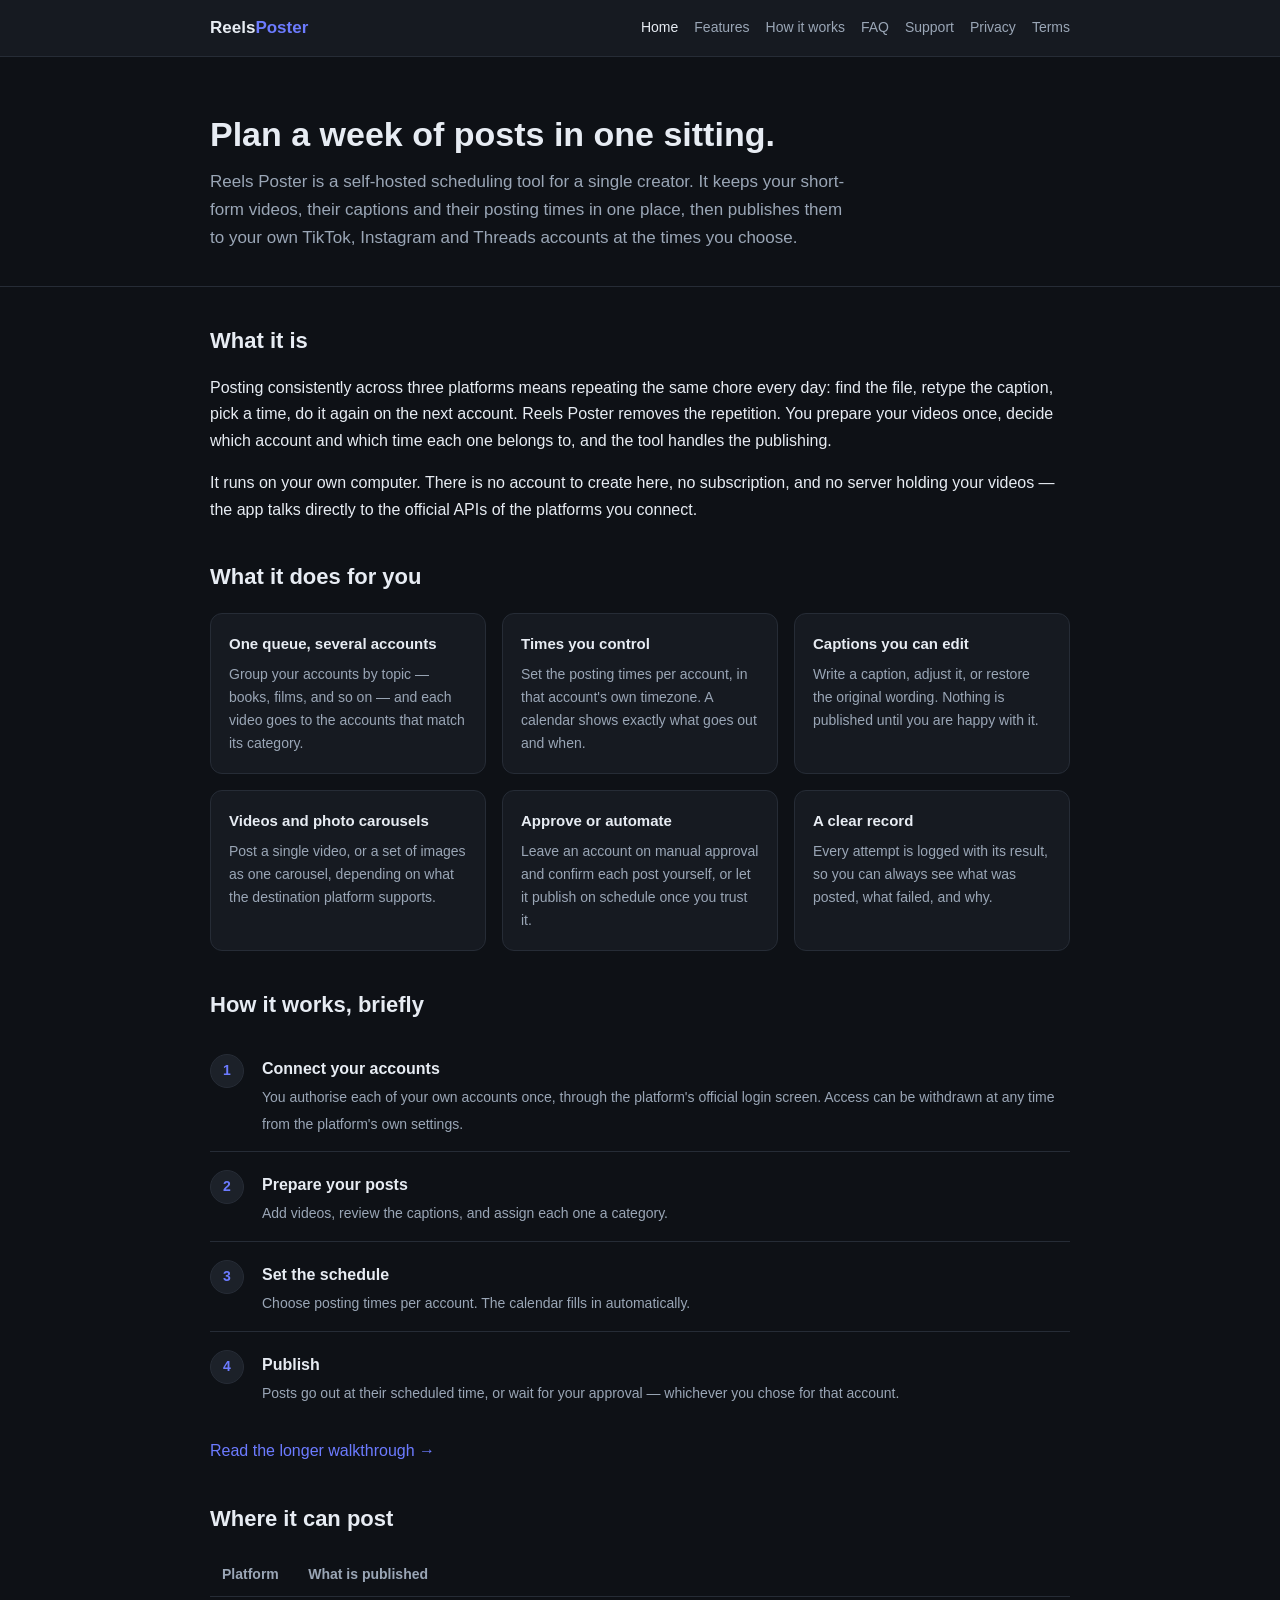
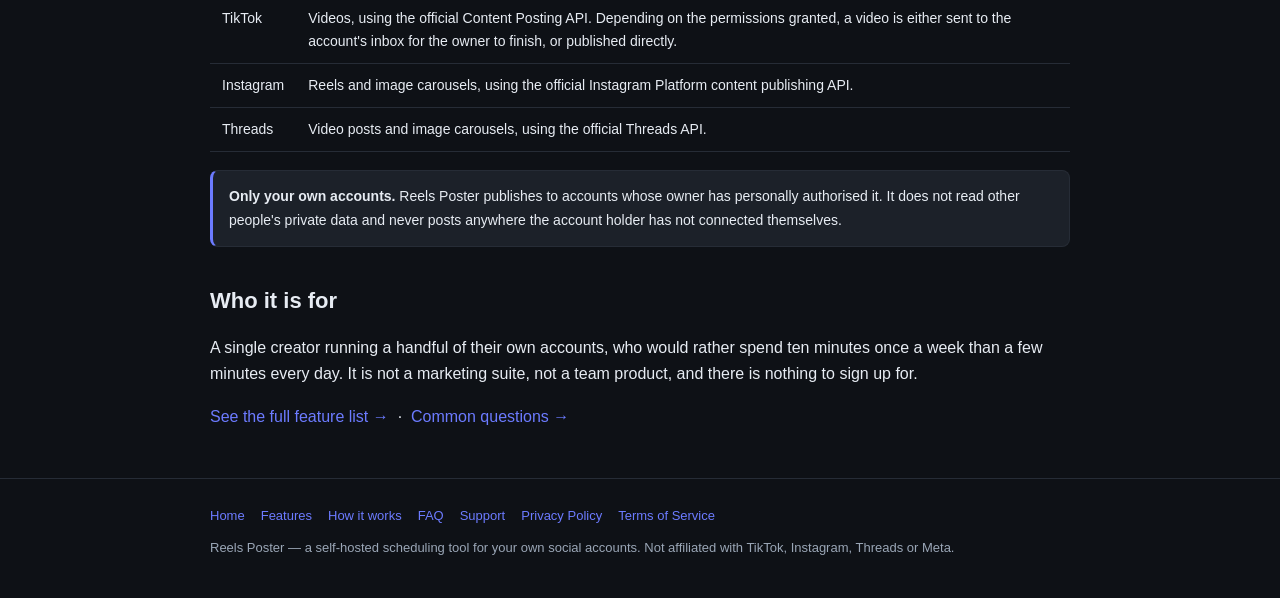
<file: index.html>
<!DOCTYPE html>
<html lang="en">
<head>
<meta charset="utf-8">
<meta name="viewport" content="width=device-width, initial-scale=1">
<title>Reels Poster — schedule your own short-form videos</title>
<meta name="description" content="Reels Poster is a self-hosted scheduling tool that helps a creator organise their own short-form videos and publish them to their own TikTok, Instagram and Threads accounts at chosen times.">
<link rel="stylesheet" href="style.css">
</head>
<body>

<header class="site">
  <div class="wrap">
    <a class="brand" href="index.html">Reels<span>Poster</span></a>
    <nav class="site">
      <a href="index.html" class="on">Home</a>
      <a href="features.html">Features</a>
      <a href="how-it-works.html">How it works</a>
      <a href="faq.html">FAQ</a>
      <a href="support.html">Support</a>
      <a href="privacy.html">Privacy</a>
      <a href="terms.html">Terms</a>
    </nav>
  </div>
</header>

<section class="hero">
  <div class="wrap">
    <h1>Plan a week of posts in one sitting.</h1>
    <p class="lead">Reels Poster is a self-hosted scheduling tool for a single
      creator. It keeps your short-form videos, their captions and their posting
      times in one place, then publishes them to your own TikTok, Instagram and
      Threads accounts at the times you choose.</p>
  </div>
</section>

<main class="wrap">

  <h2>What it is</h2>
  <p>Posting consistently across three platforms means repeating the same chore
    every day: find the file, retype the caption, pick a time, do it again on the
    next account. Reels Poster removes the repetition. You prepare your videos
    once, decide which account and which time each one belongs to, and the tool
    handles the publishing.</p>
  <p>It runs on your own computer. There is no account to create here, no
    subscription, and no server holding your videos — the app talks directly to
    the official APIs of the platforms you connect.</p>

  <h2>What it does for you</h2>
  <div class="grid">
    <div class="card">
      <h3>One queue, several accounts</h3>
      <p>Group your accounts by topic — books, films, and so on — and each video
        goes to the accounts that match its category.</p>
    </div>
    <div class="card">
      <h3>Times you control</h3>
      <p>Set the posting times per account, in that account's own timezone.
        A calendar shows exactly what goes out and when.</p>
    </div>
    <div class="card">
      <h3>Captions you can edit</h3>
      <p>Write a caption, adjust it, or restore the original wording. Nothing is
        published until you are happy with it.</p>
    </div>
    <div class="card">
      <h3>Videos and photo carousels</h3>
      <p>Post a single video, or a set of images as one carousel, depending on
        what the destination platform supports.</p>
    </div>
    <div class="card">
      <h3>Approve or automate</h3>
      <p>Leave an account on manual approval and confirm each post yourself, or
        let it publish on schedule once you trust it.</p>
    </div>
    <div class="card">
      <h3>A clear record</h3>
      <p>Every attempt is logged with its result, so you can always see what was
        posted, what failed, and why.</p>
    </div>
  </div>

  <h2>How it works, briefly</h2>
  <ol class="steps">
    <li><b>Connect your accounts</b>
      <span>You authorise each of your own accounts once, through the platform's
      official login screen. Access can be withdrawn at any time from the
      platform's own settings.</span></li>
    <li><b>Prepare your posts</b>
      <span>Add videos, review the captions, and assign each one a category.</span></li>
    <li><b>Set the schedule</b>
      <span>Choose posting times per account. The calendar fills in
      automatically.</span></li>
    <li><b>Publish</b>
      <span>Posts go out at their scheduled time, or wait for your approval —
      whichever you chose for that account.</span></li>
  </ol>
  <p><a href="how-it-works.html">Read the longer walkthrough &rarr;</a></p>

  <h2>Where it can post</h2>
  <table>
    <tr><th>Platform</th><th>What is published</th></tr>
    <tr><td>TikTok</td>
        <td>Videos, using the official Content Posting API. Depending on the
            permissions granted, a video is either sent to the account's inbox
            for the owner to finish, or published directly.</td></tr>
    <tr><td>Instagram</td>
        <td>Reels and image carousels, using the official Instagram Platform
            content publishing API.</td></tr>
    <tr><td>Threads</td>
        <td>Video posts and image carousels, using the official Threads API.</td></tr>
  </table>

  <div class="note">
    <p><b>Only your own accounts.</b> Reels Poster publishes to accounts whose
      owner has personally authorised it. It does not read other people's private
      data and never posts anywhere the account holder has not connected
      themselves.</p>
  </div>

  <h2>Who it is for</h2>
  <p>A single creator running a handful of their own accounts, who would rather
    spend ten minutes once a week than a few minutes every day. It is not a
    marketing suite, not a team product, and there is nothing to sign up for.</p>

  <p><a href="features.html">See the full feature list &rarr;</a> &nbsp;·&nbsp;
     <a href="faq.html">Common questions &rarr;</a></p>

</main>

<footer class="site">
  <div class="wrap">
    <div class="links">
      <a href="index.html">Home</a>
      <a href="features.html">Features</a>
      <a href="how-it-works.html">How it works</a>
      <a href="faq.html">FAQ</a>
      <a href="support.html">Support</a>
      <a href="privacy.html">Privacy Policy</a>
      <a href="terms.html">Terms of Service</a>
    </div>
    <div>Reels Poster — a self-hosted scheduling tool for your own social
      accounts. Not affiliated with TikTok, Instagram, Threads or Meta.</div>
  </div>
</footer>

</body>
</html>
</file>
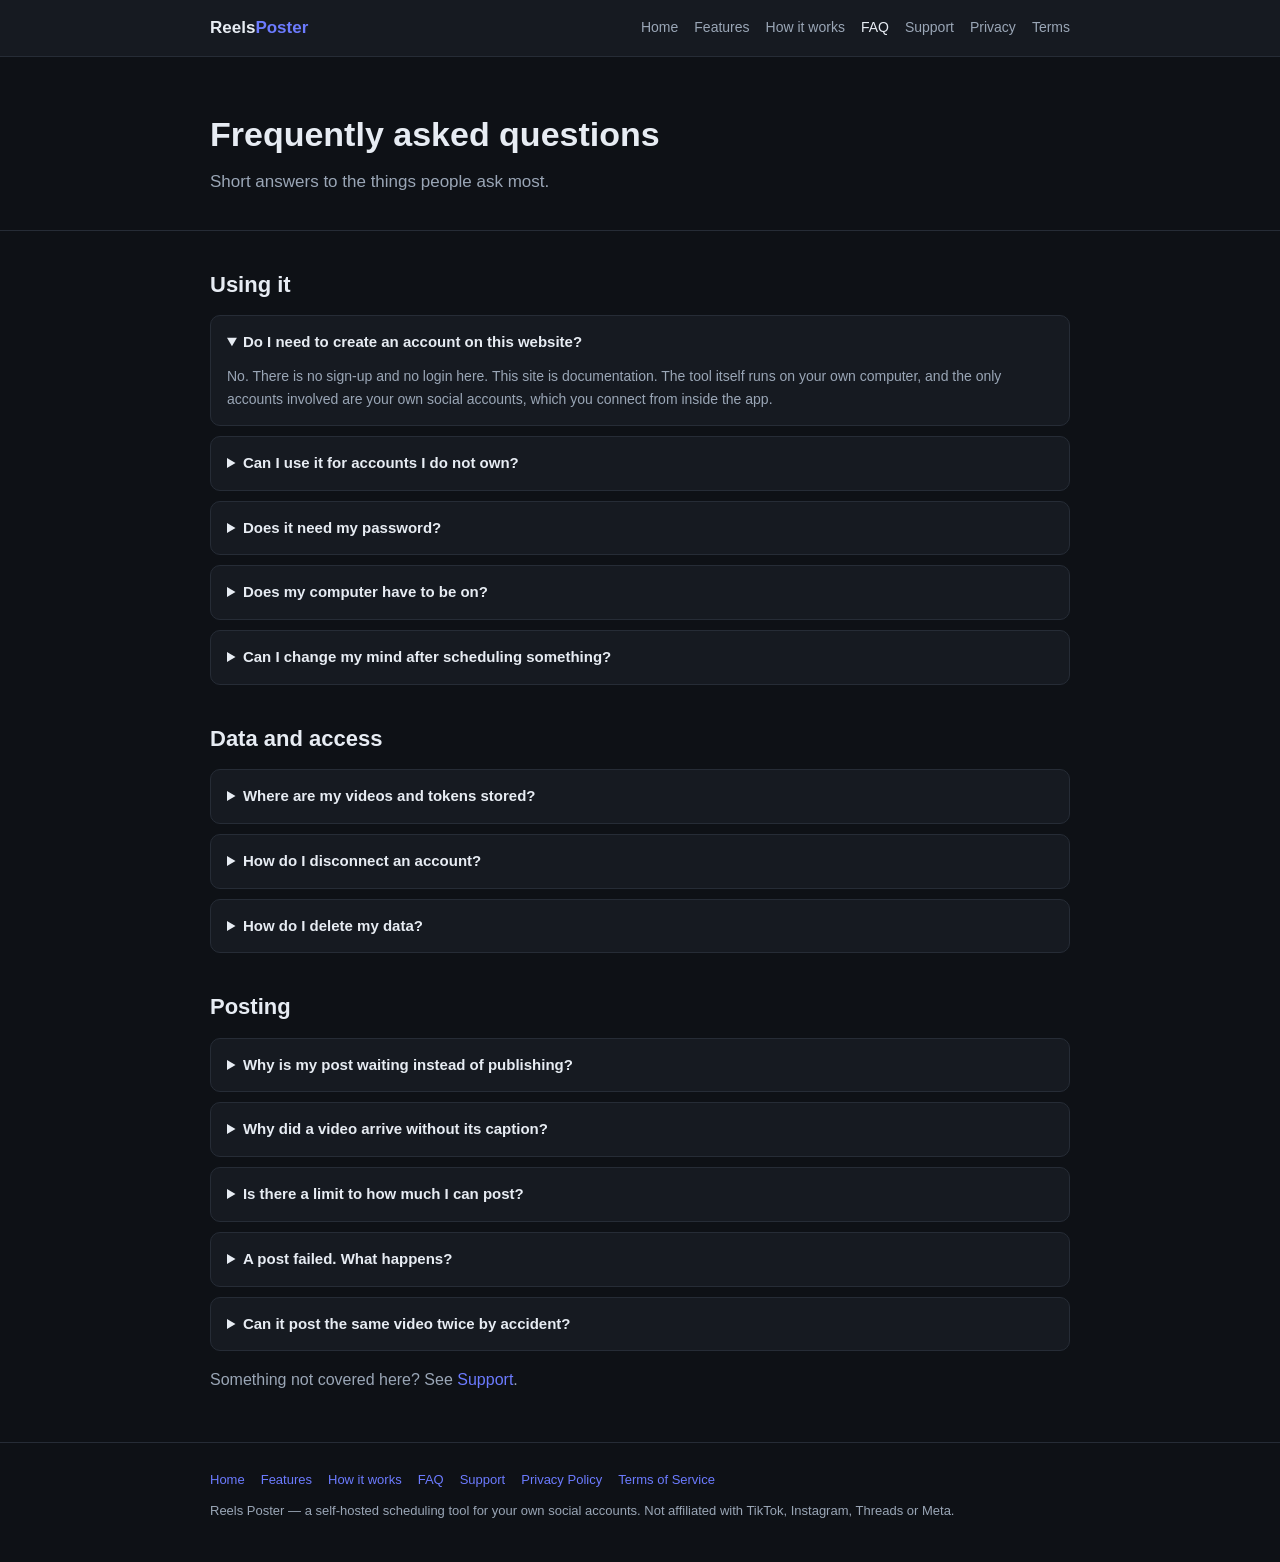
<file: faq.html>
<!DOCTYPE html>
<html lang="en">
<head>
<meta charset="utf-8">
<meta name="viewport" content="width=device-width, initial-scale=1">
<title>FAQ — Reels Poster</title>
<meta name="description" content="Common questions about Reels Poster: who can use it, where data is stored, how to disconnect an account, why a post may wait for approval, and platform limits.">
<link rel="stylesheet" href="style.css">
</head>
<body>

<header class="site">
  <div class="wrap">
    <a class="brand" href="index.html">Reels<span>Poster</span></a>
    <nav class="site">
      <a href="index.html">Home</a>
      <a href="features.html">Features</a>
      <a href="how-it-works.html">How it works</a>
      <a href="faq.html" class="on">FAQ</a>
      <a href="support.html">Support</a>
      <a href="privacy.html">Privacy</a>
      <a href="terms.html">Terms</a>
    </nav>
  </div>
</header>

<section class="hero">
  <div class="wrap">
    <h1>Frequently asked questions</h1>
    <p class="lead">Short answers to the things people ask most.</p>
  </div>
</section>

<main class="wrap">

  <h2>Using it</h2>

  <details open>
    <summary>Do I need to create an account on this website?</summary>
    <p>No. There is no sign-up and no login here. This site is documentation.
      The tool itself runs on your own computer, and the only accounts involved
      are your own social accounts, which you connect from inside the app.</p>
  </details>

  <details>
    <summary>Can I use it for accounts I do not own?</summary>
    <p>No. An account can only be connected by signing in as its owner and
      granting access on the platform's own consent screen. The tool cannot post
      anywhere that has not been authorised that way.</p>
  </details>

  <details>
    <summary>Does it need my password?</summary>
    <p>Never. Connecting an account happens on the platform's own login page.
      The tool receives an access token afterwards and never sees your
      password.</p>
  </details>

  <details>
    <summary>Does my computer have to be on?</summary>
    <p>Yes. The scheduler runs inside the app on your machine, so it has to be
      running when a post is due. If it was off, the post goes out as soon as you
      start it again.</p>
  </details>

  <details>
    <summary>Can I change my mind after scheduling something?</summary>
    <p>Yes. Until a post has gone out you can edit its caption, move it, skip it
      or remove it. Edits made after scheduling are applied to the queued post.</p>
  </details>

  <h2>Data and access</h2>

  <details>
    <summary>Where are my videos and tokens stored?</summary>
    <p>On your own computer, in the app's folder. Nothing is uploaded to this
      website, and there is no central service holding your content. See the
      <a href="privacy.html">Privacy Policy</a> for the detail.</p>
  </details>

  <details>
    <summary>How do I disconnect an account?</summary>
    <p>Two ways, and either is enough. Remove the account inside the app, which
      deletes its stored token; or revoke access from the platform's own settings
      under connected or authorised apps.</p>
  </details>

  <details>
    <summary>How do I delete my data?</summary>
    <p>Delete the app's folder from your computer. That removes the videos,
      captions, schedules, logs and tokens, because that is the only place they
      exist. Steps are on the <a href="support.html">Support</a> page.</p>
  </details>

  <h2>Posting</h2>

  <details>
    <summary>Why is my post waiting instead of publishing?</summary>
    <p>Most likely the account is set to manual approval, which means posts wait
      for you to publish them. It can also be that no connected account matches
      that post's category, or that the scheduled time has not arrived yet.</p>
  </details>

  <details>
    <summary>Why did a video arrive without its caption?</summary>
    <p>Some platforms accept a caption only when a post is published directly. If
      an account is configured to hand the video over for you to finish in the
      platform's own app, the caption cannot travel with it — the app shows the
      caption so you can copy it across in one tap.</p>
  </details>

  <details>
    <summary>Is there a limit to how much I can post?</summary>
    <p>Yes, and it is set by each platform, not by this tool. The app shows how
      much of the daily allowance an account has used, and stops rather than
      pushing past a limit.</p>
  </details>

  <details>
    <summary>A post failed. What happens?</summary>
    <p>It is retried a few times with increasing delays. If it still fails it is
      marked as failed and the reason is kept in the log, so nothing disappears
      silently.</p>
  </details>

  <details>
    <summary>Can it post the same video twice by accident?</summary>
    <p>No. A post that is already uploading, or that has already gone out, cannot
      be published again — including from a second browser tab or from the
      scheduler at the same moment.</p>
  </details>

  <p class="muted">Something not covered here? See <a href="support.html">Support</a>.</p>

</main>

<footer class="site">
  <div class="wrap">
    <div class="links">
      <a href="index.html">Home</a>
      <a href="features.html">Features</a>
      <a href="how-it-works.html">How it works</a>
      <a href="faq.html">FAQ</a>
      <a href="support.html">Support</a>
      <a href="privacy.html">Privacy Policy</a>
      <a href="terms.html">Terms of Service</a>
    </div>
    <div>Reels Poster — a self-hosted scheduling tool for your own social
      accounts. Not affiliated with TikTok, Instagram, Threads or Meta.</div>
  </div>
</footer>

</body>
</html>
</file>
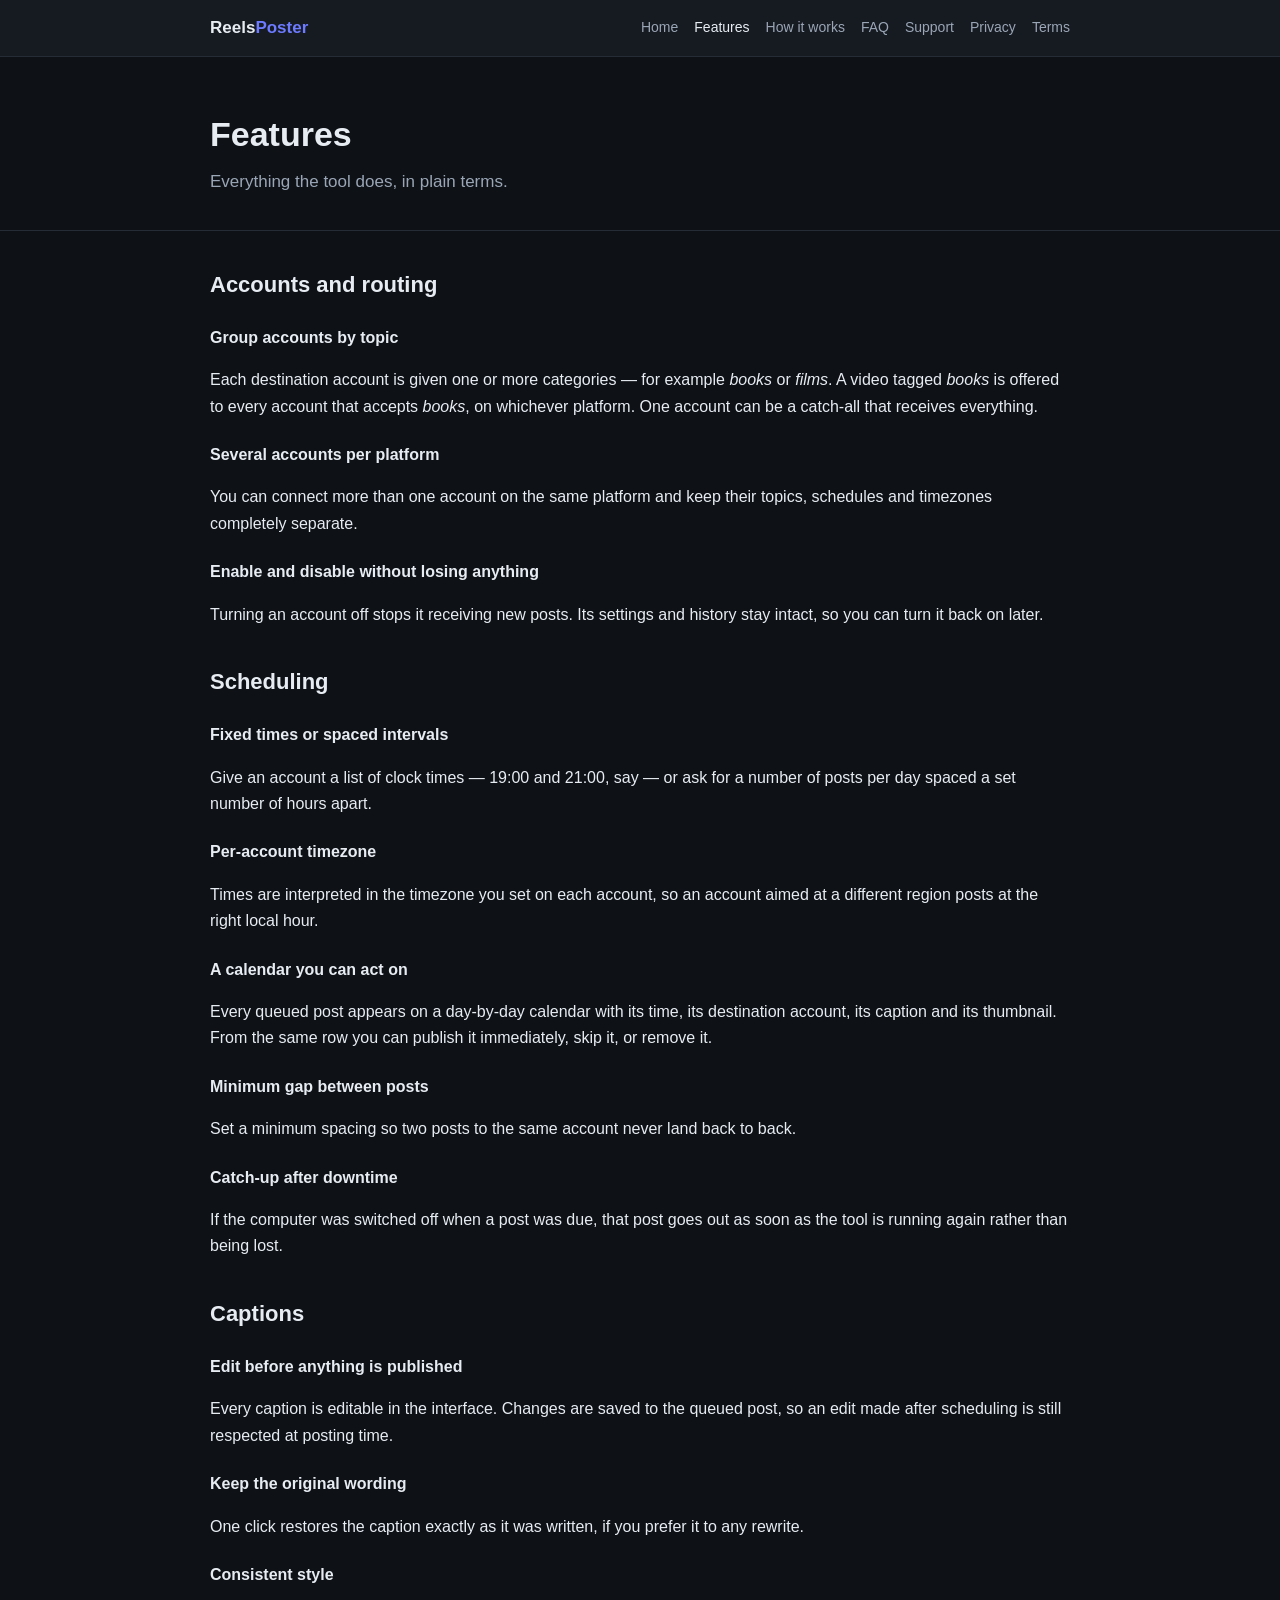
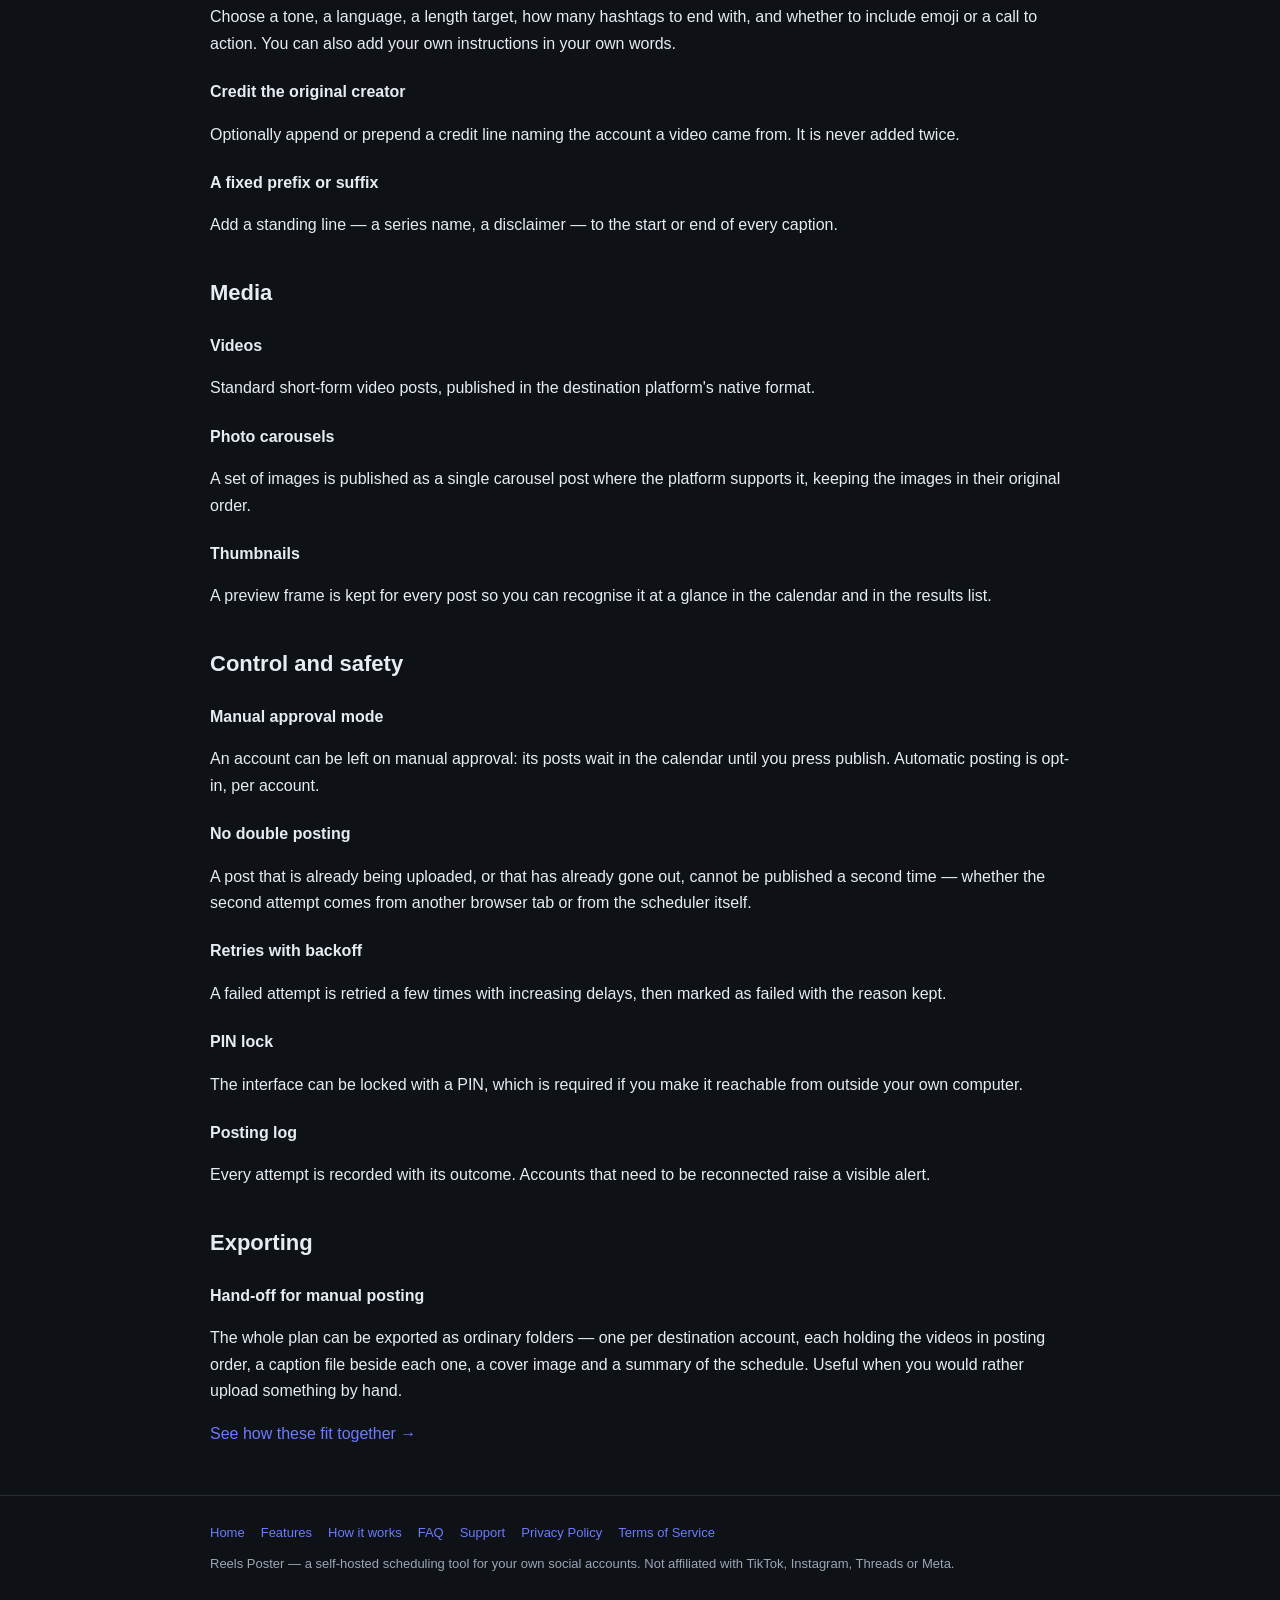
<file: features.html>
<!DOCTYPE html>
<html lang="en">
<head>
<meta charset="utf-8">
<meta name="viewport" content="width=device-width, initial-scale=1">
<title>Features — Reels Poster</title>
<meta name="description" content="Everything Reels Poster does: multi-account routing by category, per-account schedules and timezones, caption editing, photo carousels, approval mode and a full posting log.">
<link rel="stylesheet" href="style.css">
</head>
<body>

<header class="site">
  <div class="wrap">
    <a class="brand" href="index.html">Reels<span>Poster</span></a>
    <nav class="site">
      <a href="index.html">Home</a>
      <a href="features.html" class="on">Features</a>
      <a href="how-it-works.html">How it works</a>
      <a href="faq.html">FAQ</a>
      <a href="support.html">Support</a>
      <a href="privacy.html">Privacy</a>
      <a href="terms.html">Terms</a>
    </nav>
  </div>
</header>

<section class="hero">
  <div class="wrap">
    <h1>Features</h1>
    <p class="lead">Everything the tool does, in plain terms.</p>
  </div>
</section>

<main class="wrap">

  <h2>Accounts and routing</h2>
  <h3>Group accounts by topic</h3>
  <p>Each destination account is given one or more categories — for example
    <em>books</em> or <em>films</em>. A video tagged <em>books</em> is offered to
    every account that accepts <em>books</em>, on whichever platform. One account
    can be a catch-all that receives everything.</p>

  <h3>Several accounts per platform</h3>
  <p>You can connect more than one account on the same platform and keep their
    topics, schedules and timezones completely separate.</p>

  <h3>Enable and disable without losing anything</h3>
  <p>Turning an account off stops it receiving new posts. Its settings and
    history stay intact, so you can turn it back on later.</p>

  <h2>Scheduling</h2>
  <h3>Fixed times or spaced intervals</h3>
  <p>Give an account a list of clock times — 19:00 and 21:00, say — or ask for a
    number of posts per day spaced a set number of hours apart.</p>

  <h3>Per-account timezone</h3>
  <p>Times are interpreted in the timezone you set on each account, so an
    account aimed at a different region posts at the right local hour.</p>

  <h3>A calendar you can act on</h3>
  <p>Every queued post appears on a day-by-day calendar with its time, its
    destination account, its caption and its thumbnail. From the same row you can
    publish it immediately, skip it, or remove it.</p>

  <h3>Minimum gap between posts</h3>
  <p>Set a minimum spacing so two posts to the same account never land back to
    back.</p>

  <h3>Catch-up after downtime</h3>
  <p>If the computer was switched off when a post was due, that post goes out as
    soon as the tool is running again rather than being lost.</p>

  <h2>Captions</h2>
  <h3>Edit before anything is published</h3>
  <p>Every caption is editable in the interface. Changes are saved to the queued
    post, so an edit made after scheduling is still respected at posting time.</p>

  <h3>Keep the original wording</h3>
  <p>One click restores the caption exactly as it was written, if you prefer it
    to any rewrite.</p>

  <h3>Consistent style</h3>
  <p>Choose a tone, a language, a length target, how many hashtags to end with,
    and whether to include emoji or a call to action. You can also add your own
    instructions in your own words.</p>

  <h3>Credit the original creator</h3>
  <p>Optionally append or prepend a credit line naming the account a video came
    from. It is never added twice.</p>

  <h3>A fixed prefix or suffix</h3>
  <p>Add a standing line — a series name, a disclaimer — to the start or end of
    every caption.</p>

  <h2>Media</h2>
  <h3>Videos</h3>
  <p>Standard short-form video posts, published in the destination platform's
    native format.</p>

  <h3>Photo carousels</h3>
  <p>A set of images is published as a single carousel post where the platform
    supports it, keeping the images in their original order.</p>

  <h3>Thumbnails</h3>
  <p>A preview frame is kept for every post so you can recognise it at a glance
    in the calendar and in the results list.</p>

  <h2>Control and safety</h2>
  <h3>Manual approval mode</h3>
  <p>An account can be left on manual approval: its posts wait in the calendar
    until you press publish. Automatic posting is opt-in, per account.</p>

  <h3>No double posting</h3>
  <p>A post that is already being uploaded, or that has already gone out, cannot
    be published a second time — whether the second attempt comes from another
    browser tab or from the scheduler itself.</p>

  <h3>Retries with backoff</h3>
  <p>A failed attempt is retried a few times with increasing delays, then marked
    as failed with the reason kept.</p>

  <h3>PIN lock</h3>
  <p>The interface can be locked with a PIN, which is required if you make it
    reachable from outside your own computer.</p>

  <h3>Posting log</h3>
  <p>Every attempt is recorded with its outcome. Accounts that need to be
    reconnected raise a visible alert.</p>

  <h2>Exporting</h2>
  <h3>Hand-off for manual posting</h3>
  <p>The whole plan can be exported as ordinary folders — one per destination
    account, each holding the videos in posting order, a caption file beside each
    one, a cover image and a summary of the schedule. Useful when you would
    rather upload something by hand.</p>

  <p><a href="how-it-works.html">See how these fit together &rarr;</a></p>

</main>

<footer class="site">
  <div class="wrap">
    <div class="links">
      <a href="index.html">Home</a>
      <a href="features.html">Features</a>
      <a href="how-it-works.html">How it works</a>
      <a href="faq.html">FAQ</a>
      <a href="support.html">Support</a>
      <a href="privacy.html">Privacy Policy</a>
      <a href="terms.html">Terms of Service</a>
    </div>
    <div>Reels Poster — a self-hosted scheduling tool for your own social
      accounts. Not affiliated with TikTok, Instagram, Threads or Meta.</div>
  </div>
</footer>

</body>
</html>
</file>
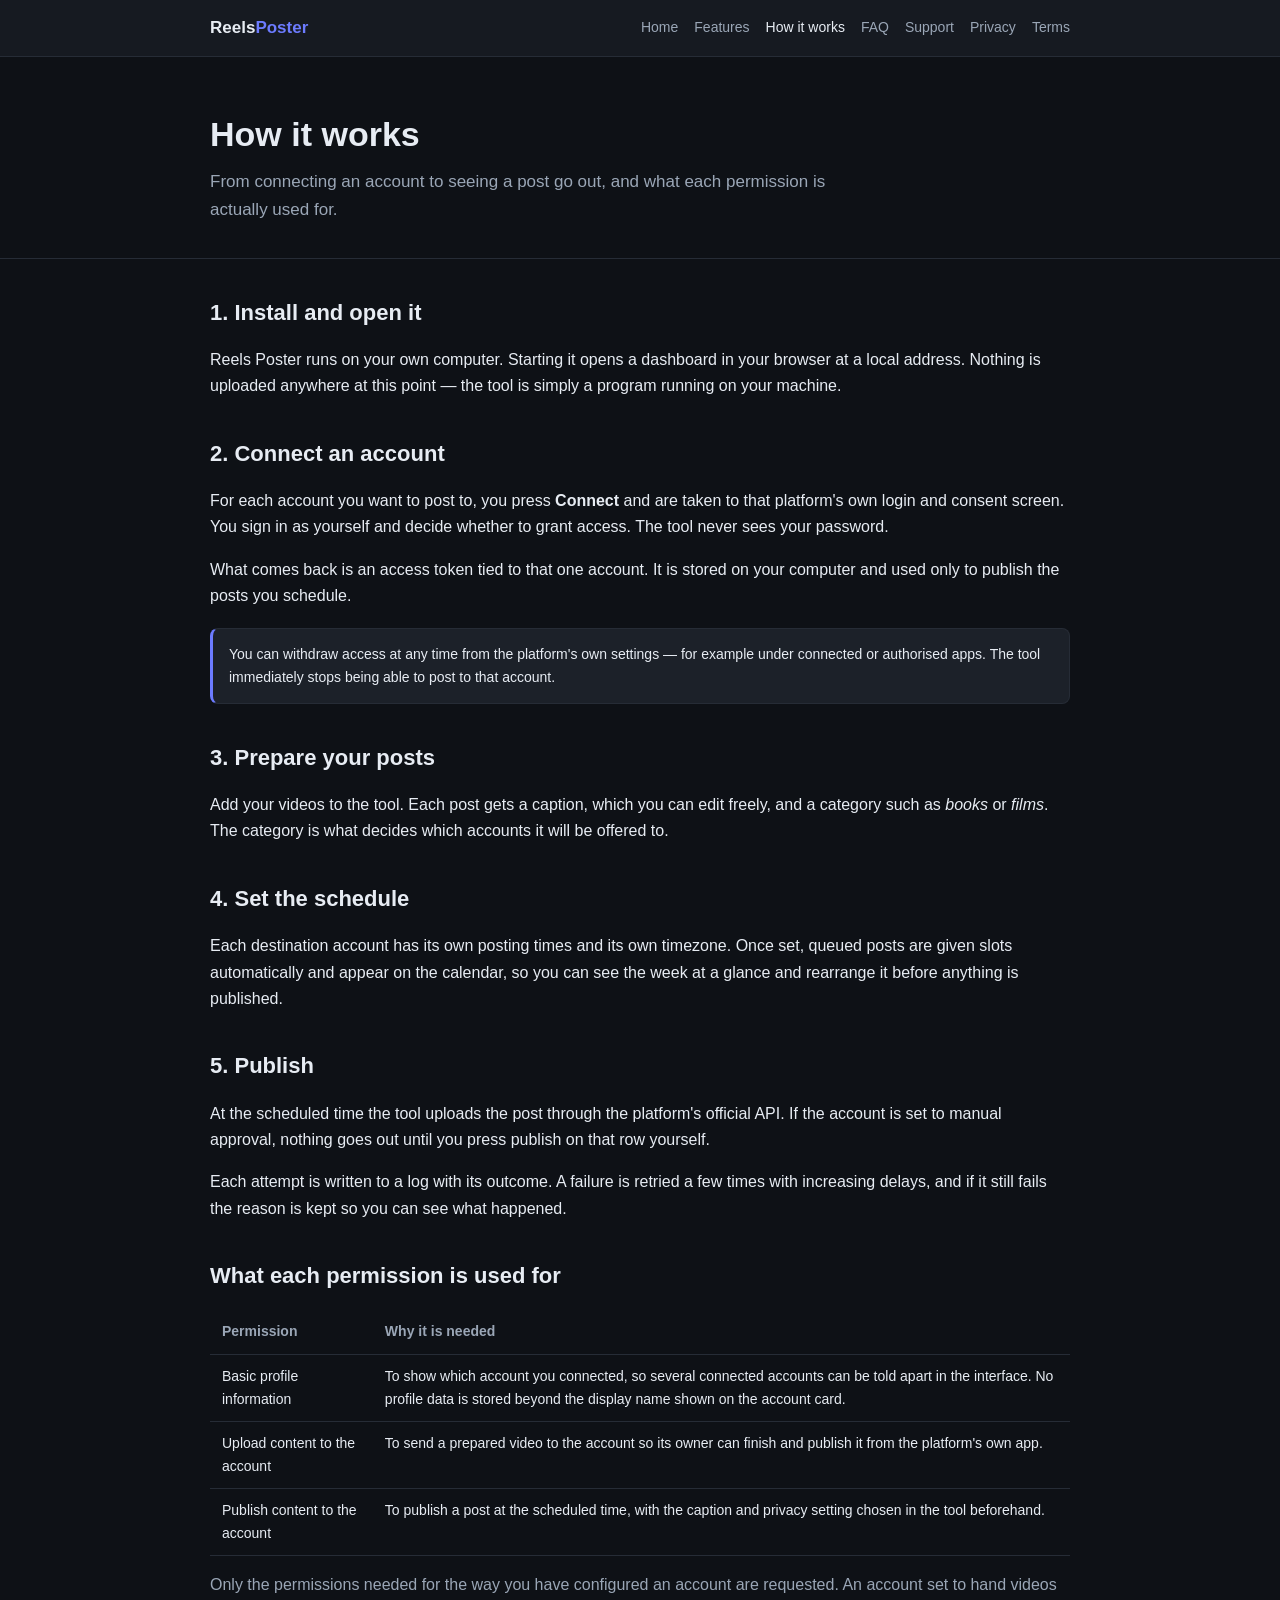
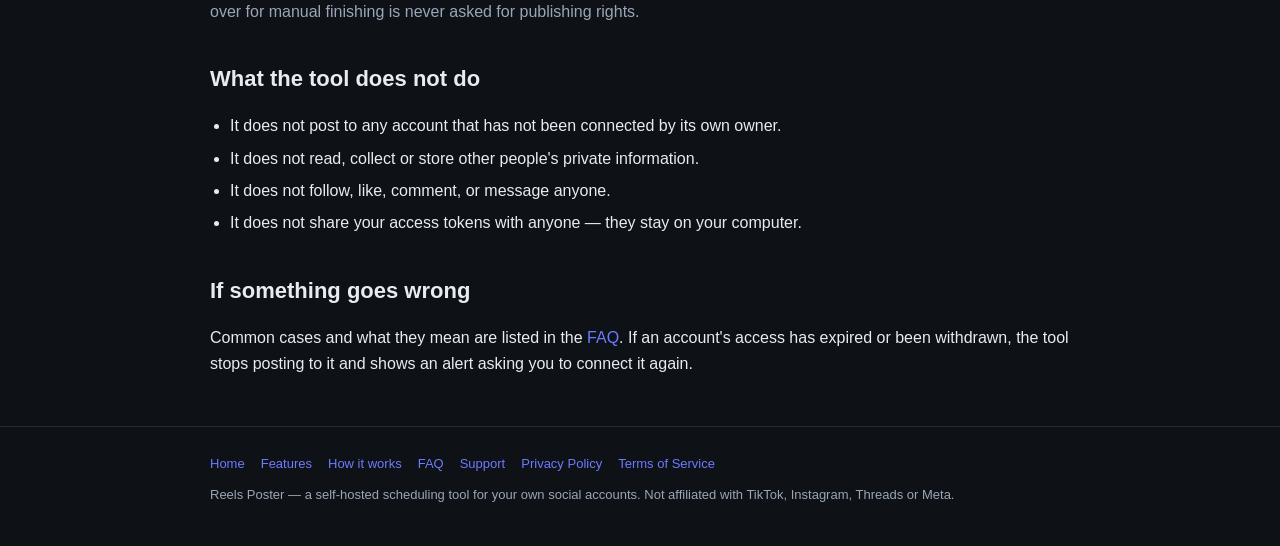
<file: how-it-works.html>
<!DOCTYPE html>
<html lang="en">
<head>
<meta charset="utf-8">
<meta name="viewport" content="width=device-width, initial-scale=1">
<title>How it works — Reels Poster</title>
<meta name="description" content="A walkthrough of Reels Poster: connecting your own accounts, preparing posts, setting schedules, publishing, and what each platform permission is used for.">
<link rel="stylesheet" href="style.css">
</head>
<body>

<header class="site">
  <div class="wrap">
    <a class="brand" href="index.html">Reels<span>Poster</span></a>
    <nav class="site">
      <a href="index.html">Home</a>
      <a href="features.html">Features</a>
      <a href="how-it-works.html" class="on">How it works</a>
      <a href="faq.html">FAQ</a>
      <a href="support.html">Support</a>
      <a href="privacy.html">Privacy</a>
      <a href="terms.html">Terms</a>
    </nav>
  </div>
</header>

<section class="hero">
  <div class="wrap">
    <h1>How it works</h1>
    <p class="lead">From connecting an account to seeing a post go out, and what
      each permission is actually used for.</p>
  </div>
</section>

<main class="wrap">

  <h2>1. Install and open it</h2>
  <p>Reels Poster runs on your own computer. Starting it opens a dashboard in
    your browser at a local address. Nothing is uploaded anywhere at this point —
    the tool is simply a program running on your machine.</p>

  <h2>2. Connect an account</h2>
  <p>For each account you want to post to, you press <b>Connect</b> and are taken
    to that platform's own login and consent screen. You sign in as yourself and
    decide whether to grant access. The tool never sees your password.</p>
  <p>What comes back is an access token tied to that one account. It is stored on
    your computer and used only to publish the posts you schedule.</p>
  <div class="note">
    <p>You can withdraw access at any time from the platform's own settings —
      for example under connected or authorised apps. The tool immediately stops
      being able to post to that account.</p>
  </div>

  <h2>3. Prepare your posts</h2>
  <p>Add your videos to the tool. Each post gets a caption, which you can edit
    freely, and a category such as <em>books</em> or <em>films</em>. The category
    is what decides which accounts it will be offered to.</p>

  <h2>4. Set the schedule</h2>
  <p>Each destination account has its own posting times and its own timezone.
    Once set, queued posts are given slots automatically and appear on the
    calendar, so you can see the week at a glance and rearrange it before
    anything is published.</p>

  <h2>5. Publish</h2>
  <p>At the scheduled time the tool uploads the post through the platform's
    official API. If the account is set to manual approval, nothing goes out
    until you press publish on that row yourself.</p>
  <p>Each attempt is written to a log with its outcome. A failure is retried a
    few times with increasing delays, and if it still fails the reason is kept
    so you can see what happened.</p>

  <h2>What each permission is used for</h2>
  <table>
    <tr><th>Permission</th><th>Why it is needed</th></tr>
    <tr>
      <td>Basic profile information</td>
      <td>To show which account you connected, so several connected accounts can
          be told apart in the interface. No profile data is stored beyond the
          display name shown on the account card.</td>
    </tr>
    <tr>
      <td>Upload content to the account</td>
      <td>To send a prepared video to the account so its owner can finish and
          publish it from the platform's own app.</td>
    </tr>
    <tr>
      <td>Publish content to the account</td>
      <td>To publish a post at the scheduled time, with the caption and privacy
          setting chosen in the tool beforehand.</td>
    </tr>
  </table>
  <p class="muted">Only the permissions needed for the way you have configured an
    account are requested. An account set to hand videos over for manual
    finishing is never asked for publishing rights.</p>

  <h2>What the tool does not do</h2>
  <ul>
    <li>It does not post to any account that has not been connected by its own
      owner.</li>
    <li>It does not read, collect or store other people's private information.</li>
    <li>It does not follow, like, comment, or message anyone.</li>
    <li>It does not share your access tokens with anyone — they stay on your
      computer.</li>
  </ul>

  <h2>If something goes wrong</h2>
  <p>Common cases and what they mean are listed in the <a href="faq.html">FAQ</a>.
    If an account's access has expired or been withdrawn, the tool stops posting
    to it and shows an alert asking you to connect it again.</p>

</main>

<footer class="site">
  <div class="wrap">
    <div class="links">
      <a href="index.html">Home</a>
      <a href="features.html">Features</a>
      <a href="how-it-works.html">How it works</a>
      <a href="faq.html">FAQ</a>
      <a href="support.html">Support</a>
      <a href="privacy.html">Privacy Policy</a>
      <a href="terms.html">Terms of Service</a>
    </div>
    <div>Reels Poster — a self-hosted scheduling tool for your own social
      accounts. Not affiliated with TikTok, Instagram, Threads or Meta.</div>
  </div>
</footer>

</body>
</html>
</file>
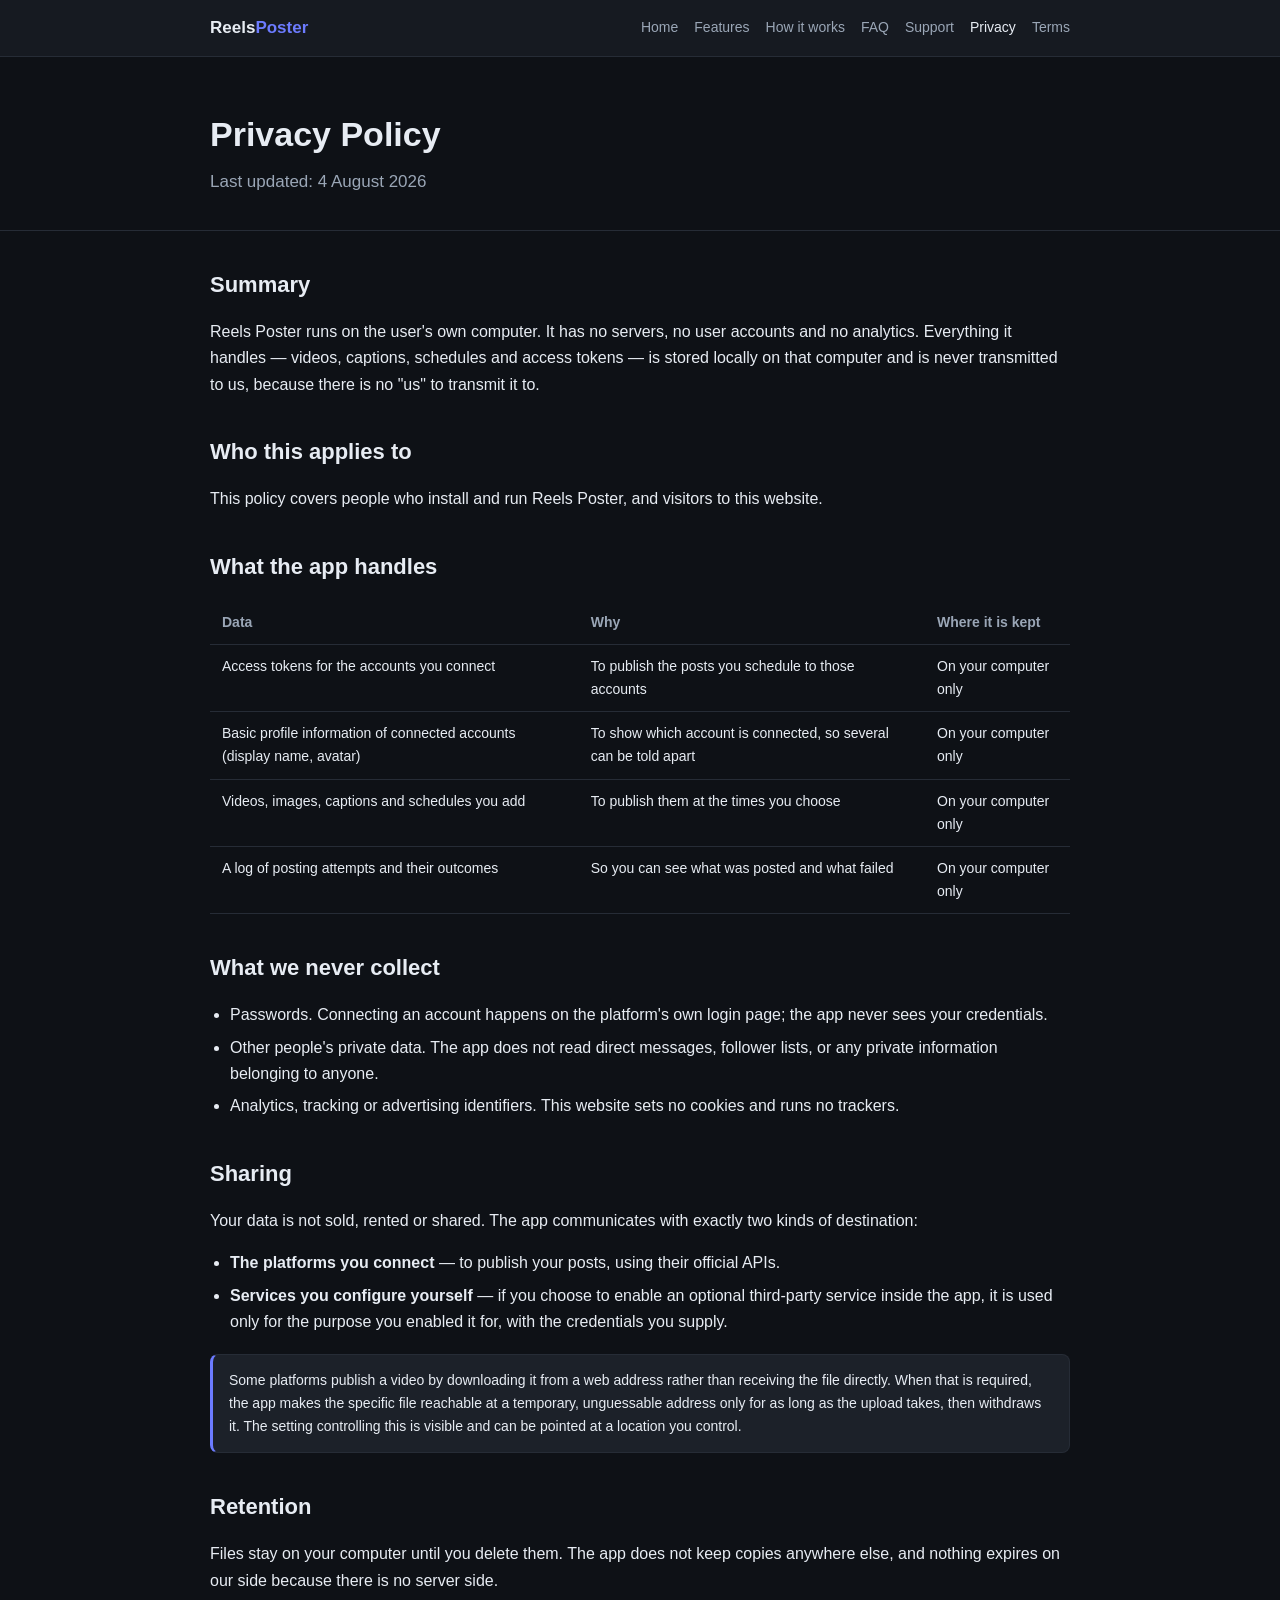
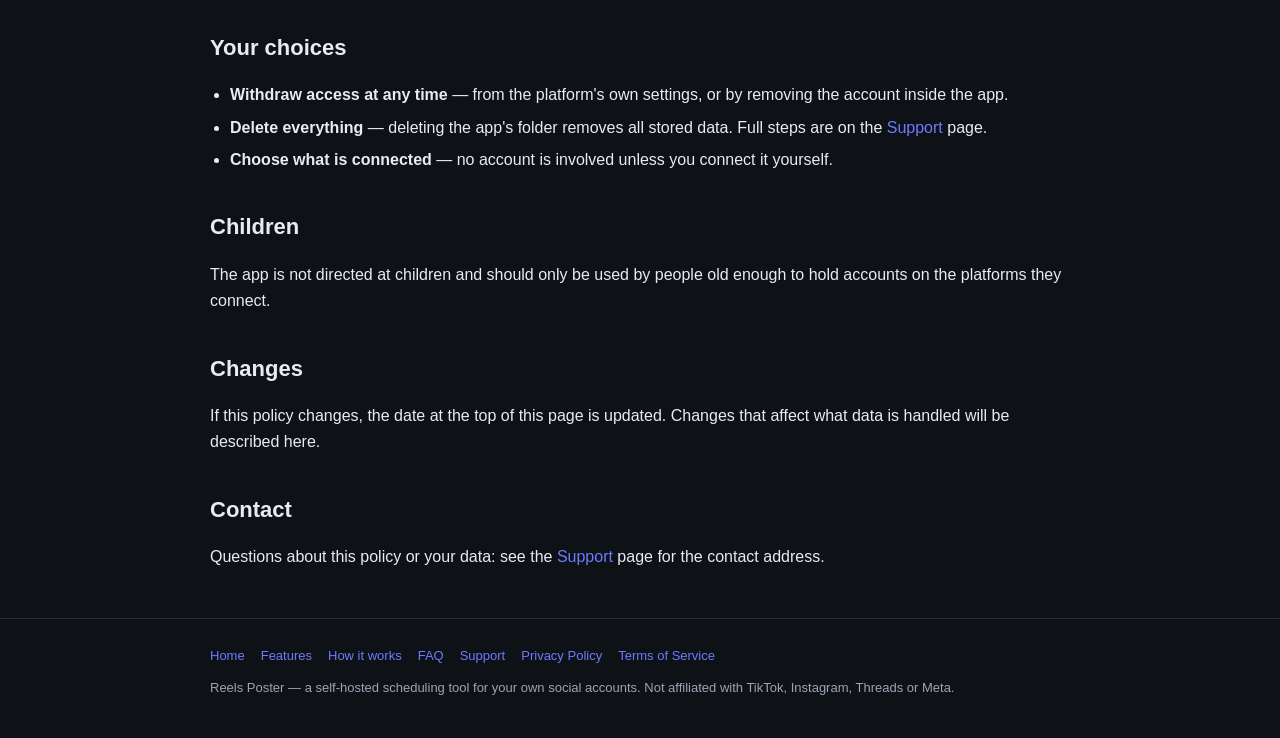
<file: privacy.html>
<!DOCTYPE html>
<html lang="en">
<head>
<meta charset="utf-8">
<meta name="viewport" content="width=device-width, initial-scale=1">
<title>Privacy Policy — Reels Poster</title>
<meta name="description" content="Privacy Policy for Reels Poster: what data the app handles, where it is stored, what is never collected, and how to delete everything.">
<link rel="stylesheet" href="style.css">
</head>
<body>

<header class="site">
  <div class="wrap">
    <a class="brand" href="index.html">Reels<span>Poster</span></a>
    <nav class="site">
      <a href="index.html">Home</a>
      <a href="features.html">Features</a>
      <a href="how-it-works.html">How it works</a>
      <a href="faq.html">FAQ</a>
      <a href="support.html">Support</a>
      <a href="privacy.html" class="on">Privacy</a>
      <a href="terms.html">Terms</a>
    </nav>
  </div>
</header>

<section class="hero">
  <div class="wrap">
    <h1>Privacy Policy</h1>
    <p class="lead">Last updated: 4 August 2026</p>
  </div>
</section>

<main class="wrap">

  <h2>Summary</h2>
  <p>Reels Poster runs on the user's own computer. It has no servers, no user
    accounts and no analytics. Everything it handles — videos, captions,
    schedules and access tokens — is stored locally on that computer and is never
    transmitted to us, because there is no "us" to transmit it to.</p>

  <h2>Who this applies to</h2>
  <p>This policy covers people who install and run Reels Poster, and visitors to
    this website.</p>

  <h2>What the app handles</h2>
  <table>
    <tr><th>Data</th><th>Why</th><th>Where it is kept</th></tr>
    <tr>
      <td>Access tokens for the accounts you connect</td>
      <td>To publish the posts you schedule to those accounts</td>
      <td>On your computer only</td>
    </tr>
    <tr>
      <td>Basic profile information of connected accounts (display name, avatar)</td>
      <td>To show which account is connected, so several can be told apart</td>
      <td>On your computer only</td>
    </tr>
    <tr>
      <td>Videos, images, captions and schedules you add</td>
      <td>To publish them at the times you choose</td>
      <td>On your computer only</td>
    </tr>
    <tr>
      <td>A log of posting attempts and their outcomes</td>
      <td>So you can see what was posted and what failed</td>
      <td>On your computer only</td>
    </tr>
  </table>

  <h2>What we never collect</h2>
  <ul>
    <li>Passwords. Connecting an account happens on the platform's own login
      page; the app never sees your credentials.</li>
    <li>Other people's private data. The app does not read direct messages,
      follower lists, or any private information belonging to anyone.</li>
    <li>Analytics, tracking or advertising identifiers. This website sets no
      cookies and runs no trackers.</li>
  </ul>

  <h2>Sharing</h2>
  <p>Your data is not sold, rented or shared. The app communicates with exactly
    two kinds of destination:</p>
  <ul>
    <li><b>The platforms you connect</b> — to publish your posts, using their
      official APIs.</li>
    <li><b>Services you configure yourself</b> — if you choose to enable an
      optional third-party service inside the app, it is used only for the
      purpose you enabled it for, with the credentials you supply.</li>
  </ul>
  <div class="note">
    <p>Some platforms publish a video by downloading it from a web address rather
      than receiving the file directly. When that is required, the app makes the
      specific file reachable at a temporary, unguessable address only for as
      long as the upload takes, then withdraws it. The setting controlling this
      is visible and can be pointed at a location you control.</p>
  </div>

  <h2>Retention</h2>
  <p>Files stay on your computer until you delete them. The app does not keep
    copies anywhere else, and nothing expires on our side because there is no
    server side.</p>

  <h2>Your choices</h2>
  <ul>
    <li><b>Withdraw access at any time</b> — from the platform's own settings, or
      by removing the account inside the app.</li>
    <li><b>Delete everything</b> — deleting the app's folder removes all stored
      data. Full steps are on the <a href="support.html">Support</a> page.</li>
    <li><b>Choose what is connected</b> — no account is involved unless you
      connect it yourself.</li>
  </ul>

  <h2>Children</h2>
  <p>The app is not directed at children and should only be used by people old
    enough to hold accounts on the platforms they connect.</p>

  <h2>Changes</h2>
  <p>If this policy changes, the date at the top of this page is updated. Changes
    that affect what data is handled will be described here.</p>

  <h2>Contact</h2>
  <p>Questions about this policy or your data: see the
    <a href="support.html">Support</a> page for the contact address.</p>

</main>

<footer class="site">
  <div class="wrap">
    <div class="links">
      <a href="index.html">Home</a>
      <a href="features.html">Features</a>
      <a href="how-it-works.html">How it works</a>
      <a href="faq.html">FAQ</a>
      <a href="support.html">Support</a>
      <a href="privacy.html">Privacy Policy</a>
      <a href="terms.html">Terms of Service</a>
    </div>
    <div>Reels Poster — a self-hosted scheduling tool for your own social
      accounts. Not affiliated with TikTok, Instagram, Threads or Meta.</div>
  </div>
</footer>

</body>
</html>
</file>
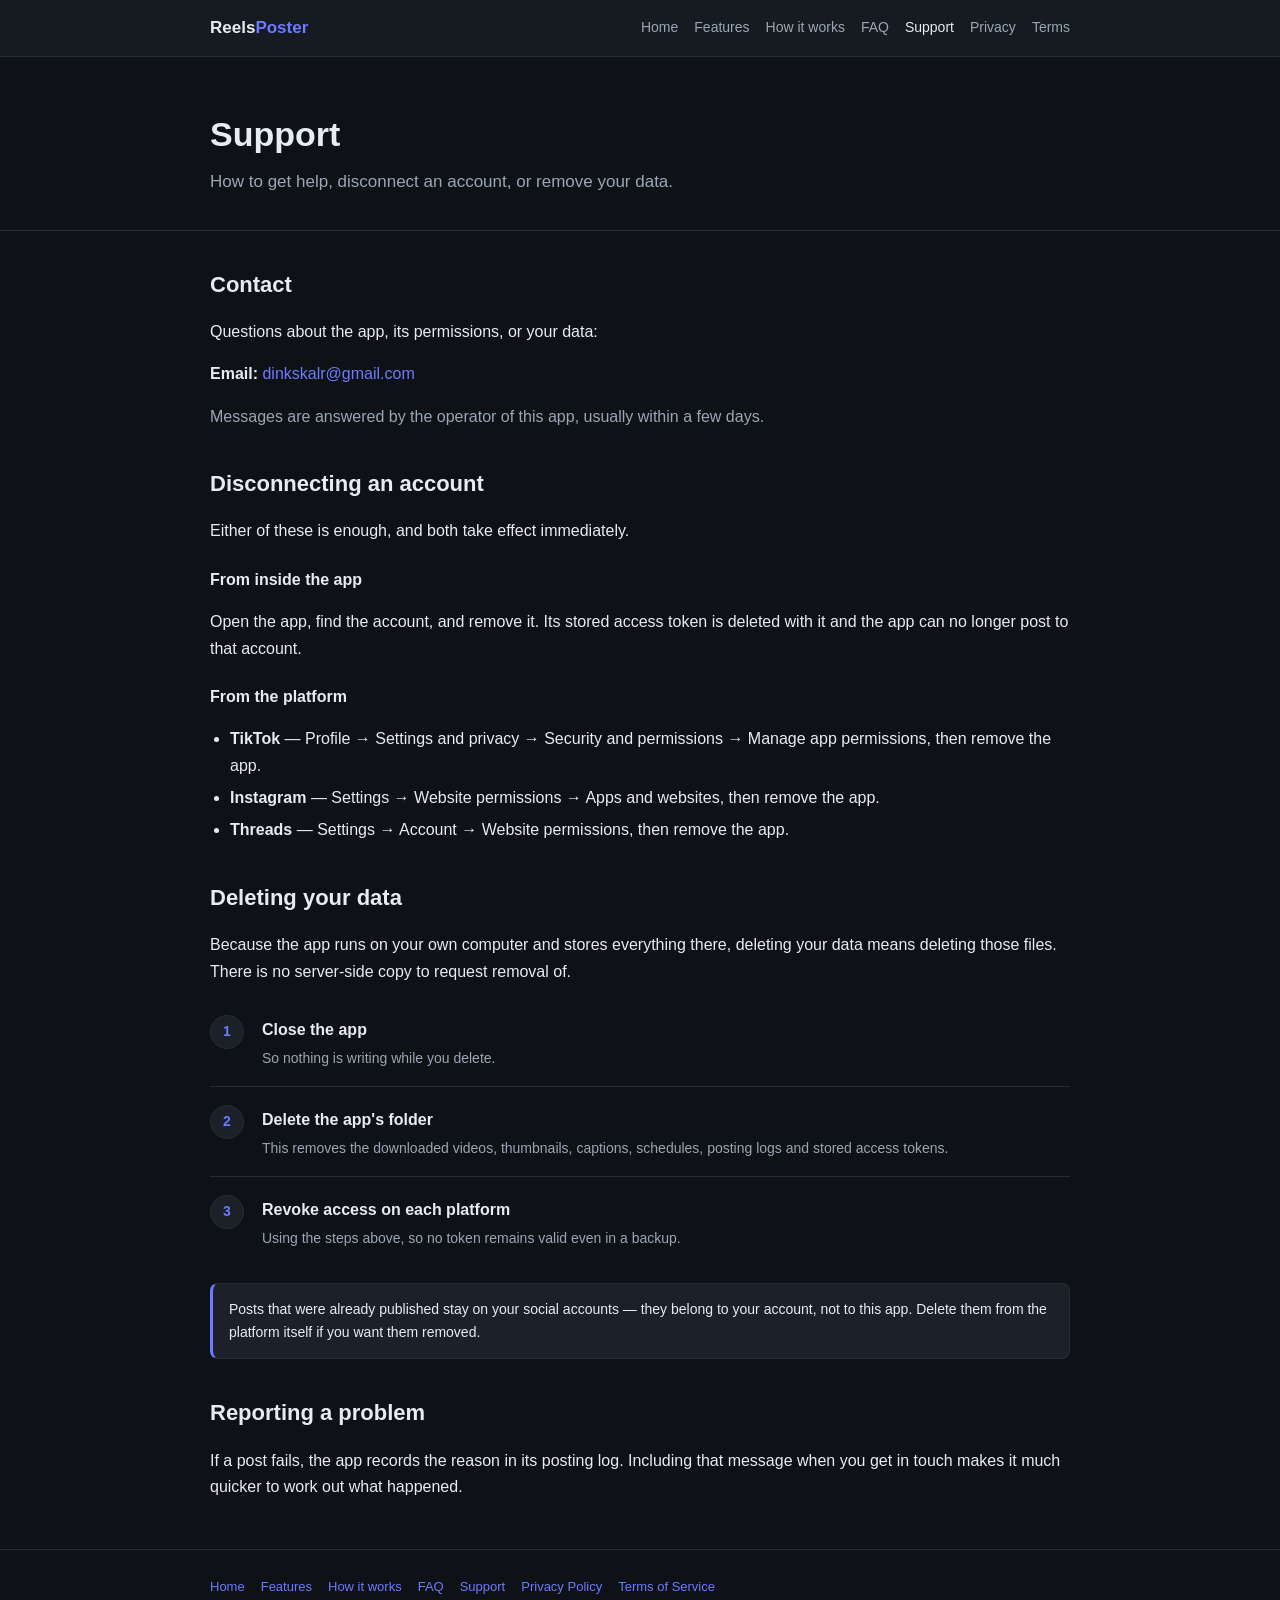
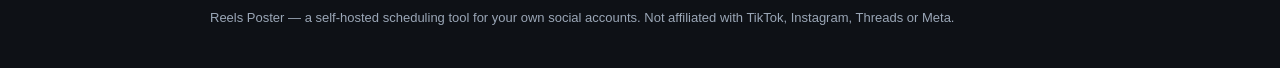
<file: support.html>
<!DOCTYPE html>
<html lang="en">
<head>
<meta charset="utf-8">
<meta name="viewport" content="width=device-width, initial-scale=1">
<title>Support — Reels Poster</title>
<meta name="description" content="Support for Reels Poster: how to get help, how to disconnect an account, and how to delete all of your data.">
<link rel="stylesheet" href="style.css">
</head>
<body>

<header class="site">
  <div class="wrap">
    <a class="brand" href="index.html">Reels<span>Poster</span></a>
    <nav class="site">
      <a href="index.html">Home</a>
      <a href="features.html">Features</a>
      <a href="how-it-works.html">How it works</a>
      <a href="faq.html">FAQ</a>
      <a href="support.html" class="on">Support</a>
      <a href="privacy.html">Privacy</a>
      <a href="terms.html">Terms</a>
    </nav>
  </div>
</header>

<section class="hero">
  <div class="wrap">
    <h1>Support</h1>
    <p class="lead">How to get help, disconnect an account, or remove your data.</p>
  </div>
</section>

<main class="wrap">

  <h2>Contact</h2>
  <p>Questions about the app, its permissions, or your data:</p>
  <p><b>Email:</b> <a href="mailto:dinkskalr@gmail.com">dinkskalr@gmail.com</a></p>
  <p class="muted">Messages are answered by the operator of this app, usually
    within a few days.</p>

  <h2>Disconnecting an account</h2>
  <p>Either of these is enough, and both take effect immediately.</p>
  <h3>From inside the app</h3>
  <p>Open the app, find the account, and remove it. Its stored access token is
    deleted with it and the app can no longer post to that account.</p>

  <h3>From the platform</h3>
  <ul>
    <li><b>TikTok</b> — Profile &rarr; Settings and privacy &rarr; Security and
      permissions &rarr; Manage app permissions, then remove the app.</li>
    <li><b>Instagram</b> — Settings &rarr; Website permissions &rarr; Apps and
      websites, then remove the app.</li>
    <li><b>Threads</b> — Settings &rarr; Account &rarr; Website permissions, then
      remove the app.</li>
  </ul>

  <h2>Deleting your data</h2>
  <p>Because the app runs on your own computer and stores everything there,
    deleting your data means deleting those files. There is no server-side copy
    to request removal of.</p>
  <ol class="steps">
    <li><b>Close the app</b>
      <span>So nothing is writing while you delete.</span></li>
    <li><b>Delete the app's folder</b>
      <span>This removes the downloaded videos, thumbnails, captions, schedules,
      posting logs and stored access tokens.</span></li>
    <li><b>Revoke access on each platform</b>
      <span>Using the steps above, so no token remains valid even in a
      backup.</span></li>
  </ol>
  <div class="note">
    <p>Posts that were already published stay on your social accounts — they
      belong to your account, not to this app. Delete them from the platform
      itself if you want them removed.</p>
  </div>

  <h2>Reporting a problem</h2>
  <p>If a post fails, the app records the reason in its posting log. Including
    that message when you get in touch makes it much quicker to work out what
    happened.</p>

</main>

<footer class="site">
  <div class="wrap">
    <div class="links">
      <a href="index.html">Home</a>
      <a href="features.html">Features</a>
      <a href="how-it-works.html">How it works</a>
      <a href="faq.html">FAQ</a>
      <a href="support.html">Support</a>
      <a href="privacy.html">Privacy Policy</a>
      <a href="terms.html">Terms of Service</a>
    </div>
    <div>Reels Poster — a self-hosted scheduling tool for your own social
      accounts. Not affiliated with TikTok, Instagram, Threads or Meta.</div>
  </div>
</footer>

</body>
</html>
</file>
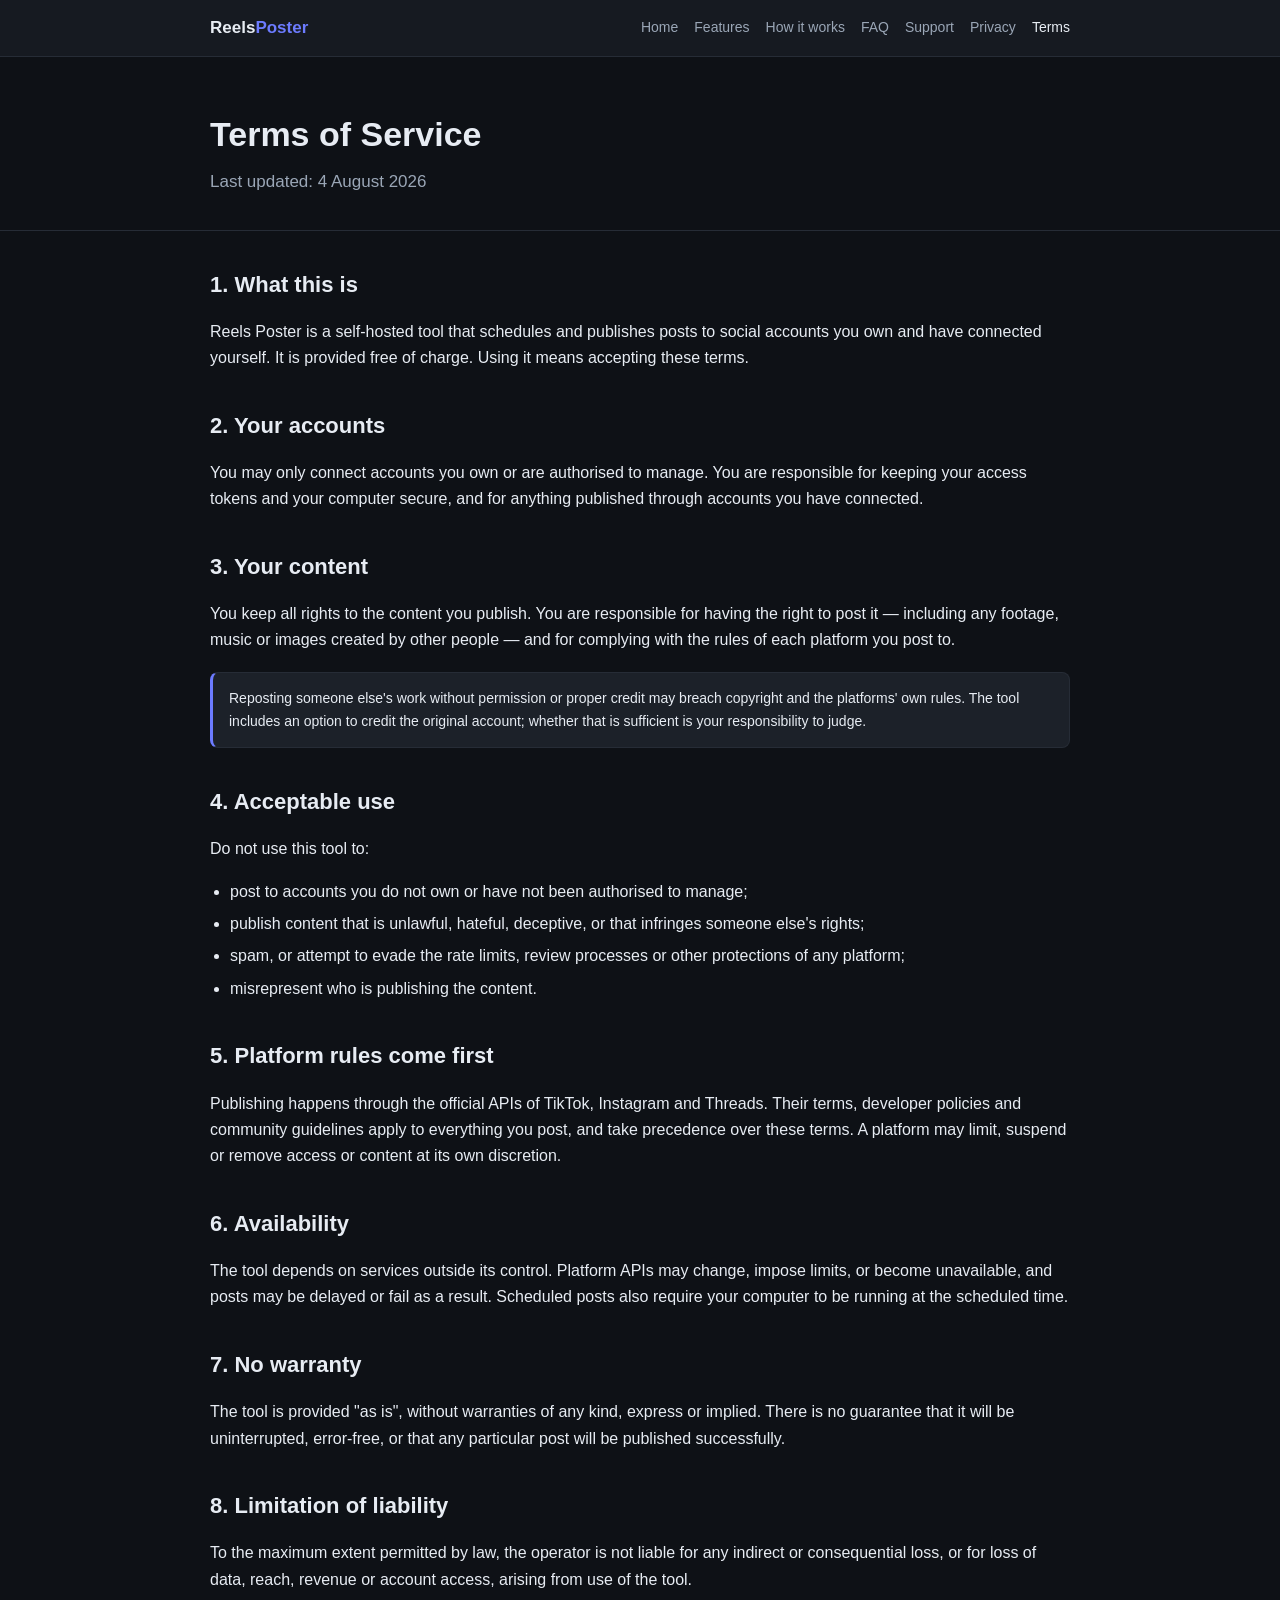
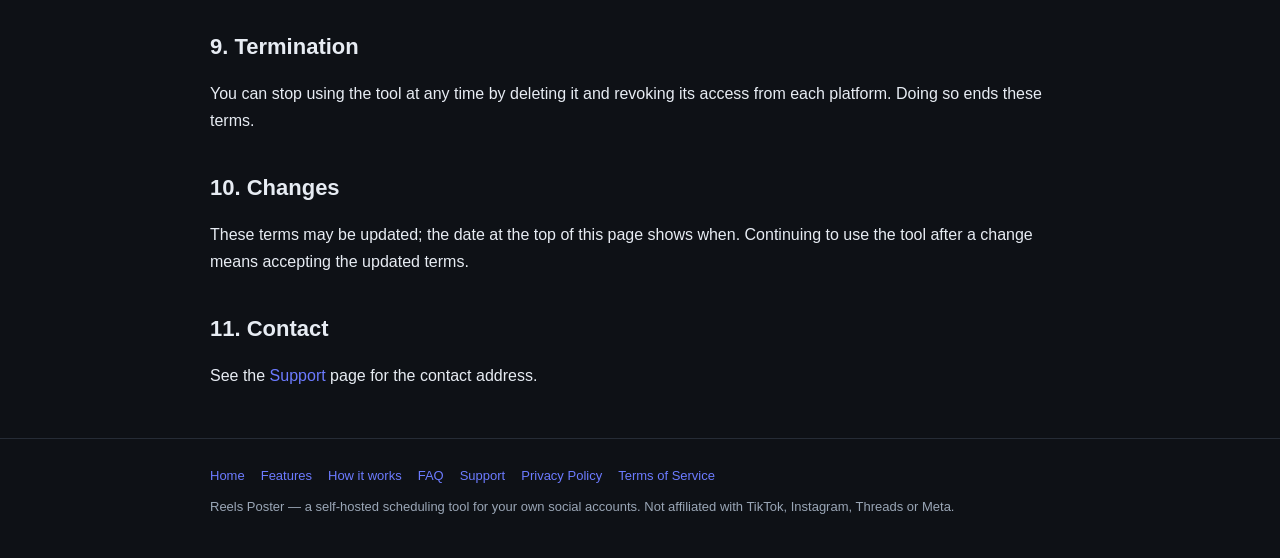
<file: terms.html>
<!DOCTYPE html>
<html lang="en">
<head>
<meta charset="utf-8">
<meta name="viewport" content="width=device-width, initial-scale=1">
<title>Terms of Service — Reels Poster</title>
<meta name="description" content="Terms of Service for Reels Poster: acceptable use, your responsibilities for the content you publish, platform rules, and disclaimers.">
<link rel="stylesheet" href="style.css">
</head>
<body>

<header class="site">
  <div class="wrap">
    <a class="brand" href="index.html">Reels<span>Poster</span></a>
    <nav class="site">
      <a href="index.html">Home</a>
      <a href="features.html">Features</a>
      <a href="how-it-works.html">How it works</a>
      <a href="faq.html">FAQ</a>
      <a href="support.html">Support</a>
      <a href="privacy.html">Privacy</a>
      <a href="terms.html" class="on">Terms</a>
    </nav>
  </div>
</header>

<section class="hero">
  <div class="wrap">
    <h1>Terms of Service</h1>
    <p class="lead">Last updated: 4 August 2026</p>
  </div>
</section>

<main class="wrap">

  <h2>1. What this is</h2>
  <p>Reels Poster is a self-hosted tool that schedules and publishes posts to
    social accounts you own and have connected yourself. It is provided free of
    charge. Using it means accepting these terms.</p>

  <h2>2. Your accounts</h2>
  <p>You may only connect accounts you own or are authorised to manage. You are
    responsible for keeping your access tokens and your computer secure, and for
    anything published through accounts you have connected.</p>

  <h2>3. Your content</h2>
  <p>You keep all rights to the content you publish. You are responsible for
    having the right to post it — including any footage, music or images created
    by other people — and for complying with the rules of each platform you post
    to.</p>
  <div class="note">
    <p>Reposting someone else's work without permission or proper credit may
      breach copyright and the platforms' own rules. The tool includes an option
      to credit the original account; whether that is sufficient is your
      responsibility to judge.</p>
  </div>

  <h2>4. Acceptable use</h2>
  <p>Do not use this tool to:</p>
  <ul>
    <li>post to accounts you do not own or have not been authorised to manage;</li>
    <li>publish content that is unlawful, hateful, deceptive, or that infringes
      someone else's rights;</li>
    <li>spam, or attempt to evade the rate limits, review processes or other
      protections of any platform;</li>
    <li>misrepresent who is publishing the content.</li>
  </ul>

  <h2>5. Platform rules come first</h2>
  <p>Publishing happens through the official APIs of TikTok, Instagram and
    Threads. Their terms, developer policies and community guidelines apply to
    everything you post, and take precedence over these terms. A platform may
    limit, suspend or remove access or content at its own discretion.</p>

  <h2>6. Availability</h2>
  <p>The tool depends on services outside its control. Platform APIs may change,
    impose limits, or become unavailable, and posts may be delayed or fail as a
    result. Scheduled posts also require your computer to be running at the
    scheduled time.</p>

  <h2>7. No warranty</h2>
  <p>The tool is provided "as is", without warranties of any kind, express or
    implied. There is no guarantee that it will be uninterrupted, error-free, or
    that any particular post will be published successfully.</p>

  <h2>8. Limitation of liability</h2>
  <p>To the maximum extent permitted by law, the operator is not liable for any
    indirect or consequential loss, or for loss of data, reach, revenue or
    account access, arising from use of the tool.</p>

  <h2>9. Termination</h2>
  <p>You can stop using the tool at any time by deleting it and revoking its
    access from each platform. Doing so ends these terms.</p>

  <h2>10. Changes</h2>
  <p>These terms may be updated; the date at the top of this page shows when.
    Continuing to use the tool after a change means accepting the updated terms.</p>

  <h2>11. Contact</h2>
  <p>See the <a href="support.html">Support</a> page for the contact address.</p>

</main>

<footer class="site">
  <div class="wrap">
    <div class="links">
      <a href="index.html">Home</a>
      <a href="features.html">Features</a>
      <a href="how-it-works.html">How it works</a>
      <a href="faq.html">FAQ</a>
      <a href="support.html">Support</a>
      <a href="privacy.html">Privacy Policy</a>
      <a href="terms.html">Terms of Service</a>
    </div>
    <div>Reels Poster — a self-hosted scheduling tool for your own social
      accounts. Not affiliated with TikTok, Instagram, Threads or Meta.</div>
  </div>
</footer>

</body>
</html>
</file>
<file: style.css>
/* Reels Poster — shared styling for the public site (GitHub Pages, no build) */
:root{
  --bg:#0e1116; --panel:#161a21; --panel2:#1c2129; --border:#262c36;
  --text:#e7ecf3; --muted:#9aa6b6; --accent:#6c7bff; --accent2:#2ee6a8;
}
*{box-sizing:border-box}
body{margin:0;background:var(--bg);color:var(--text);line-height:1.65;
  font-family:-apple-system,BlinkMacSystemFont,"Segoe UI",Roboto,Arial,sans-serif}
a{color:var(--accent);text-decoration:none}
a:hover{text-decoration:underline}
.wrap{max-width:900px;margin:0 auto;padding:0 20px}

header.site{border-bottom:1px solid var(--border);background:var(--panel);
  position:sticky;top:0;z-index:5}
header.site .wrap{display:flex;align-items:center;gap:18px;
  flex-wrap:wrap;padding-top:14px;padding-bottom:14px}
.brand{font-weight:700;font-size:17px;color:var(--text)}
.brand span{color:var(--accent)}
nav.site{display:flex;gap:16px;flex-wrap:wrap;margin-left:auto;font-size:14px}
nav.site a{color:var(--muted)}
nav.site a.on,nav.site a:hover{color:var(--text)}

.hero{padding:56px 0 34px;border-bottom:1px solid var(--border)}
.hero h1{font-size:34px;line-height:1.25;margin:0 0 12px}
.hero p.lead{font-size:17px;color:var(--muted);margin:0;max-width:640px}

main{padding:34px 0 10px}
h2{font-size:22px;margin:36px 0 12px}
h3{font-size:16px;margin:22px 0 6px}
p,li{color:var(--text)}
p.muted,li.muted{color:var(--muted)}
ul{padding-left:20px}
li{margin:6px 0}

.grid{display:grid;grid-template-columns:repeat(auto-fit,minmax(250px,1fr));gap:16px;margin:18px 0}
.card{background:var(--panel);border:1px solid var(--border);border-radius:12px;padding:18px}
.card h3{margin:0 0 6px;font-size:15px}
.card p{margin:0;font-size:14px;color:var(--muted)}

ol.steps{counter-reset:s;list-style:none;padding:0;margin:18px 0}
ol.steps li{counter-increment:s;position:relative;padding:14px 0 14px 52px;
  border-bottom:1px solid var(--border)}
ol.steps li:last-child{border-bottom:0}
ol.steps li::before{content:counter(s);position:absolute;left:0;top:12px;
  width:32px;height:32px;border-radius:50%;background:var(--panel2);
  border:1px solid var(--border);color:var(--accent);font-weight:700;
  display:flex;align-items:center;justify-content:center;font-size:14px}
ol.steps b{display:block;margin-bottom:2px}
ol.steps span{color:var(--muted);font-size:14px}

table{width:100%;border-collapse:collapse;margin:16px 0;font-size:14px}
th,td{text-align:left;padding:10px 12px;border-bottom:1px solid var(--border);
  vertical-align:top}
th{color:var(--muted);font-weight:600}

.note{background:var(--panel2);border:1px solid var(--border);
  border-left:3px solid var(--accent);border-radius:8px;padding:14px 16px;margin:18px 0}
.note p{margin:0;font-size:14px}

details{background:var(--panel);border:1px solid var(--border);border-radius:10px;
  padding:14px 16px;margin:10px 0}
details summary{cursor:pointer;font-weight:600;font-size:15px}
details p{margin:10px 0 0;color:var(--muted);font-size:14px}

footer.site{border-top:1px solid var(--border);margin-top:48px;padding:26px 0 40px;
  color:var(--muted);font-size:13px}
footer.site .links{display:flex;gap:16px;flex-wrap:wrap;margin-bottom:10px}

@media (max-width:640px){
  .hero{padding:36px 0 26px}
  .hero h1{font-size:26px}
  header.site .wrap{gap:10px}
  nav.site{margin-left:0;width:100%;gap:12px}
}
</file>
